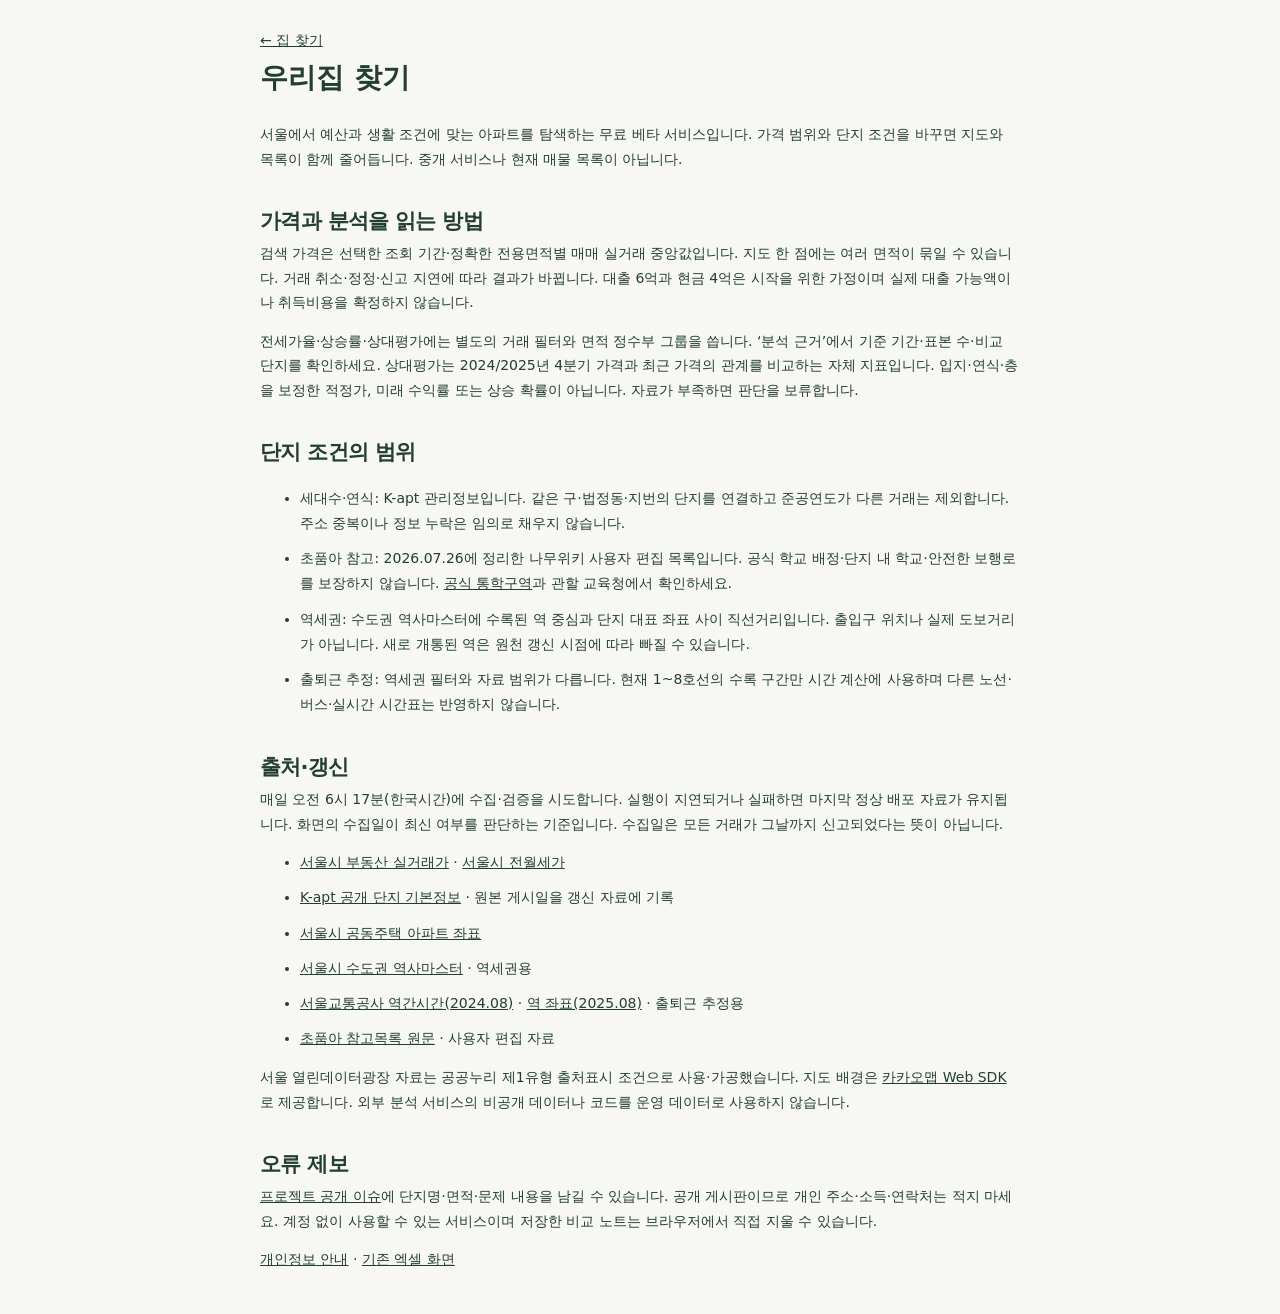
<file: about.html>
<!doctype html><html lang="ko"><head><meta charset="utf-8"><meta name="viewport" content="width=device-width, initial-scale=1"><title>서비스 소개·자료 출처 · 우리집 찾기</title><link rel="stylesheet" href="buyer.css"></head><body><main class="legal-page"><a href="/buy.html">← 집 찾기</a><h1>우리집 찾기</h1><p>서울에서 예산과 생활 조건에 맞는 아파트를 탐색하는 무료 베타 서비스입니다. 가격 범위와 단지 조건을 바꾸면 지도와 목록이 함께 줄어듭니다. 중개 서비스나 현재 매물 목록이 아닙니다.</p>
<h2>가격과 분석을 읽는 방법</h2><p>검색 가격은 선택한 조회 기간·정확한 전용면적별 매매 실거래 중앙값입니다. 지도 한 점에는 여러 면적이 묶일 수 있습니다. 거래 취소·정정·신고 지연에 따라 결과가 바뀝니다. 대출 6억과 현금 4억은 시작을 위한 가정이며 실제 대출 가능액이나 취득비용을 확정하지 않습니다.</p><p>전세가율·상승률·상대평가에는 별도의 거래 필터와 면적 정수부 그룹을 씁니다. ‘분석 근거’에서 기준 기간·표본 수·비교 단지를 확인하세요. 상대평가는 2024/2025년 4분기 가격과 최근 가격의 관계를 비교하는 자체 지표입니다. 입지·연식·층을 보정한 적정가, 미래 수익률 또는 상승 확률이 아닙니다. 자료가 부족하면 판단을 보류합니다.</p>
<h2>단지 조건의 범위</h2><ul><li>세대수·연식: K-apt 관리정보입니다. 같은 구·법정동·지번의 단지를 연결하고 준공연도가 다른 거래는 제외합니다. 주소 중복이나 정보 누락은 임의로 채우지 않습니다.</li><li>초품아 참고: 2026.07.26에 정리한 나무위키 사용자 편집 목록입니다. 공식 학교 배정·단지 내 학교·안전한 보행로를 보장하지 않습니다. <a href="https://schoolzone.emac.kr/">공식 통학구역</a>과 관할 교육청에서 확인하세요.</li><li>역세권: 수도권 역사마스터에 수록된 역 중심과 단지 대표 좌표 사이 직선거리입니다. 출입구 위치나 실제 도보거리가 아닙니다. 새로 개통된 역은 원천 갱신 시점에 따라 빠질 수 있습니다.</li><li>출퇴근 추정: 역세권 필터와 자료 범위가 다릅니다. 현재 1~8호선의 수록 구간만 시간 계산에 사용하며 다른 노선·버스·실시간 시간표는 반영하지 않습니다.</li></ul>
<h2>출처·갱신</h2><p>매일 오전 6시 17분(한국시간)에 수집·검증을 시도합니다. 실행이 지연되거나 실패하면 마지막 정상 배포 자료가 유지됩니다. 화면의 수집일이 최신 여부를 판단하는 기준입니다. 수집일은 모든 거래가 그날까지 신고되었다는 뜻이 아닙니다.</p><ul><li><a href="https://data.seoul.go.kr/dataList/OA-21275/S/1/datasetView.do">서울시 부동산 실거래가</a> · <a href="https://data.seoul.go.kr/dataList/OA-21276/S/1/datasetView.do">서울시 전월세가</a></li><li><a href="https://www.k-apt.go.kr/web/board/webReference/boardList.do">K-apt 공개 단지 기본정보</a> · 원본 게시일을 갱신 자료에 기록</li><li><a href="https://data.seoul.go.kr/dataList/OA-15818/A/1/datasetView.do">서울시 공동주택 아파트 좌표</a></li><li><a href="https://data.seoul.go.kr/dataList/OA-21232/A/1/datasetView.do">서울시 수도권 역사마스터</a> · 역세권용</li><li><a href="https://data.seoul.go.kr/dataList/OA-12034/F/1/datasetView.do">서울교통공사 역간시간(2024.08)</a> · <a href="https://data.seoul.go.kr/dataList/OA-22534/L/1/datasetView.do">역 좌표(2025.08)</a> · 출퇴근 추정용</li><li><a href="https://namu.wiki/w/%EC%B4%88%ED%92%88%EC%95%84">초품아 참고목록 원문</a> · 사용자 편집 자료</li></ul><p>서울 열린데이터광장 자료는 공공누리 제1유형 출처표시 조건으로 사용·가공했습니다. 지도 배경은 <a href="https://apis.map.kakao.com/web/">카카오맵 Web SDK</a>로 제공합니다. 외부 분석 서비스의 비공개 데이터나 코드를 운영 데이터로 사용하지 않습니다.</p>
<h2>오류 제보</h2><p><a href="https://github.com/uhdh/autumation1/issues/new">프로젝트 공개 이슈</a>에 단지명·면적·문제 내용을 남길 수 있습니다. 공개 게시판이므로 개인 주소·소득·연락처는 적지 마세요. 계정 없이 사용할 수 있는 서비스이며 저장한 비교 노트는 브라우저에서 직접 지울 수 있습니다.</p><p><a href="privacy.html">개인정보 안내</a> · <a href="/excel.html">기존 엑셀 화면</a></p></main></body></html>
</file>
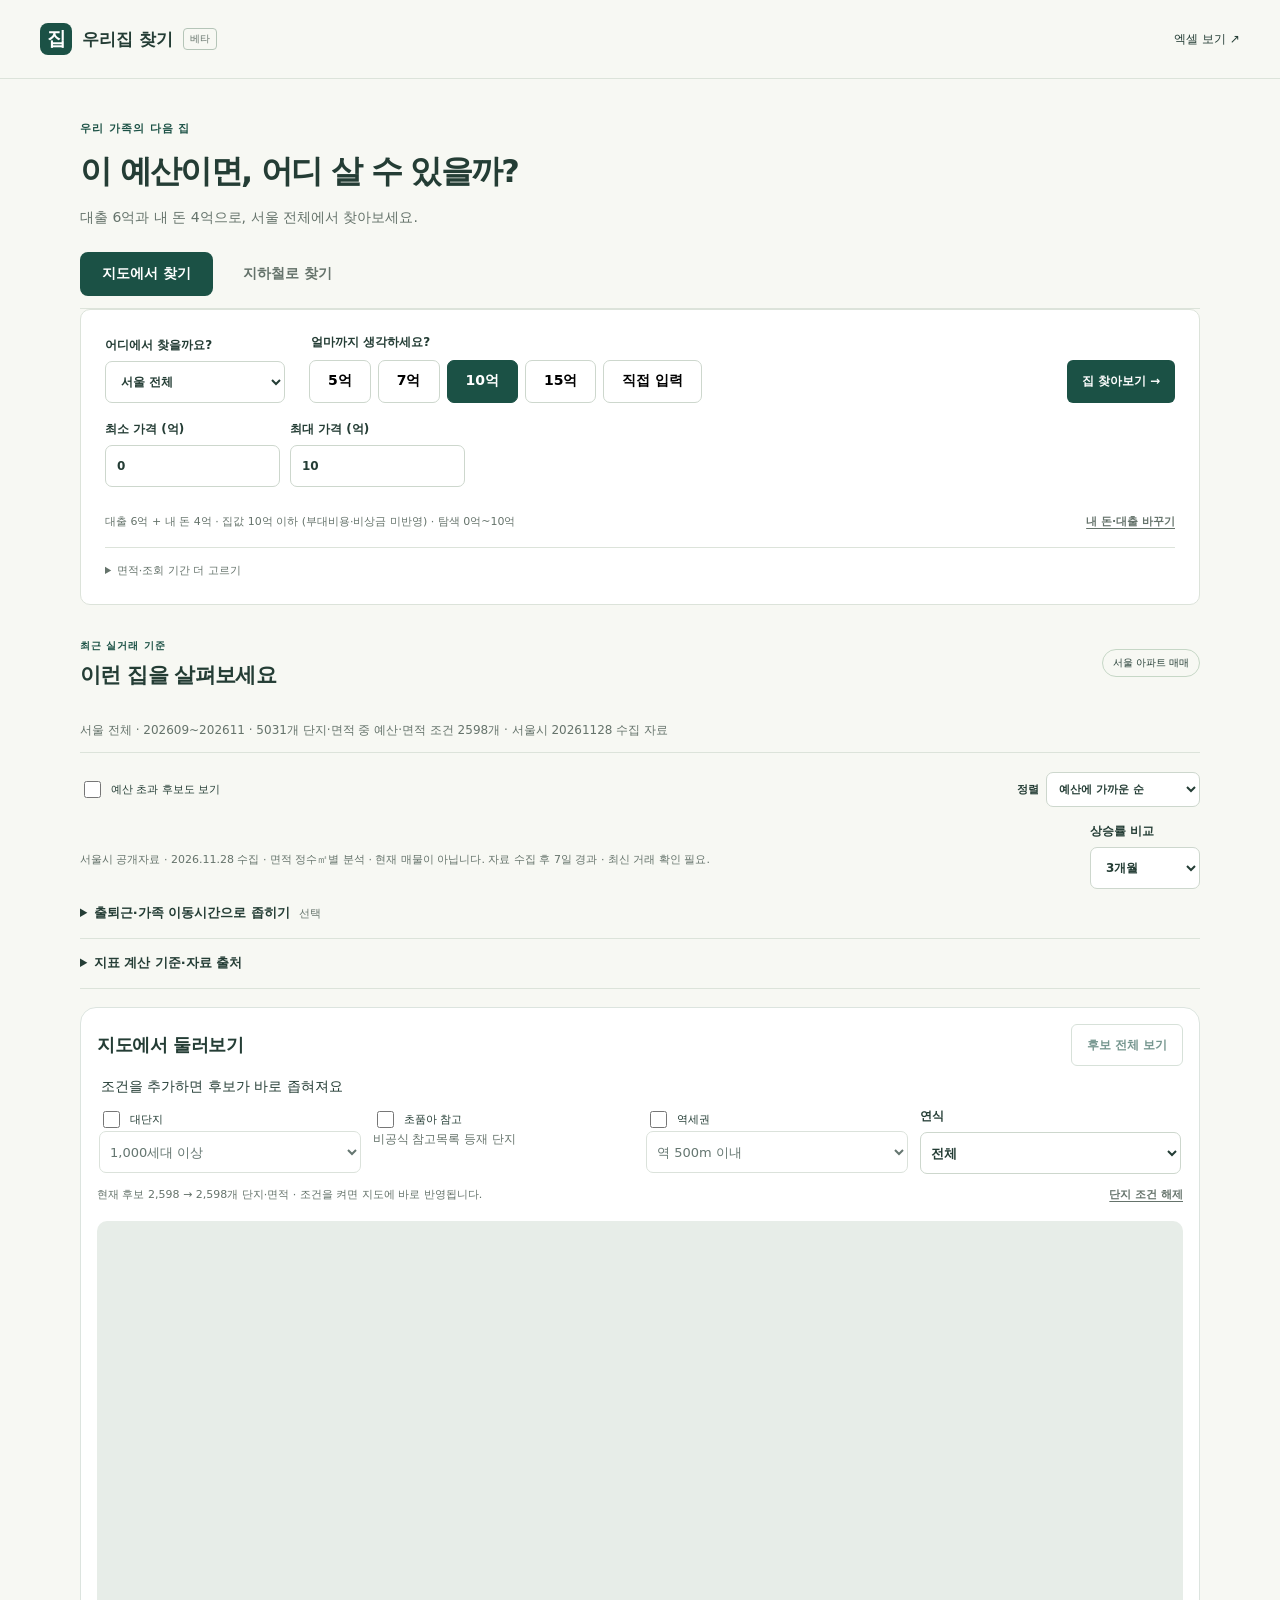
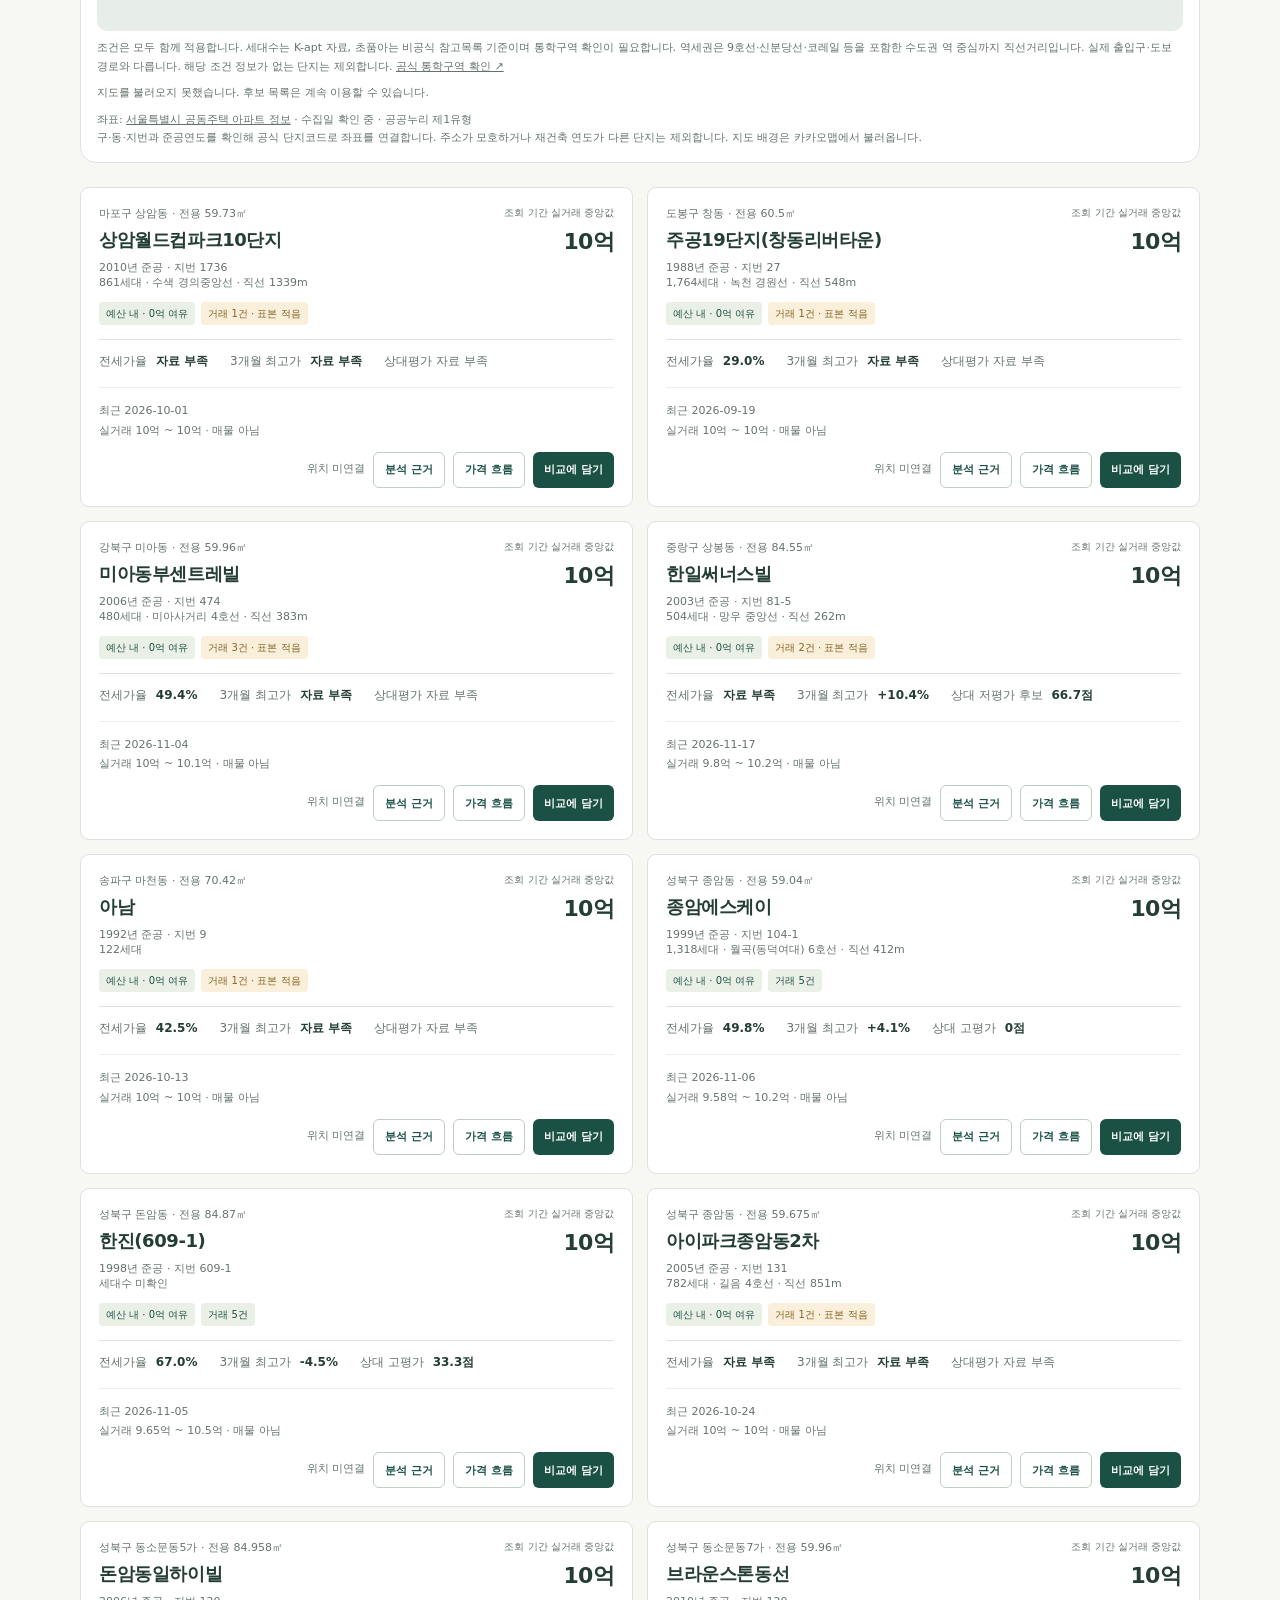
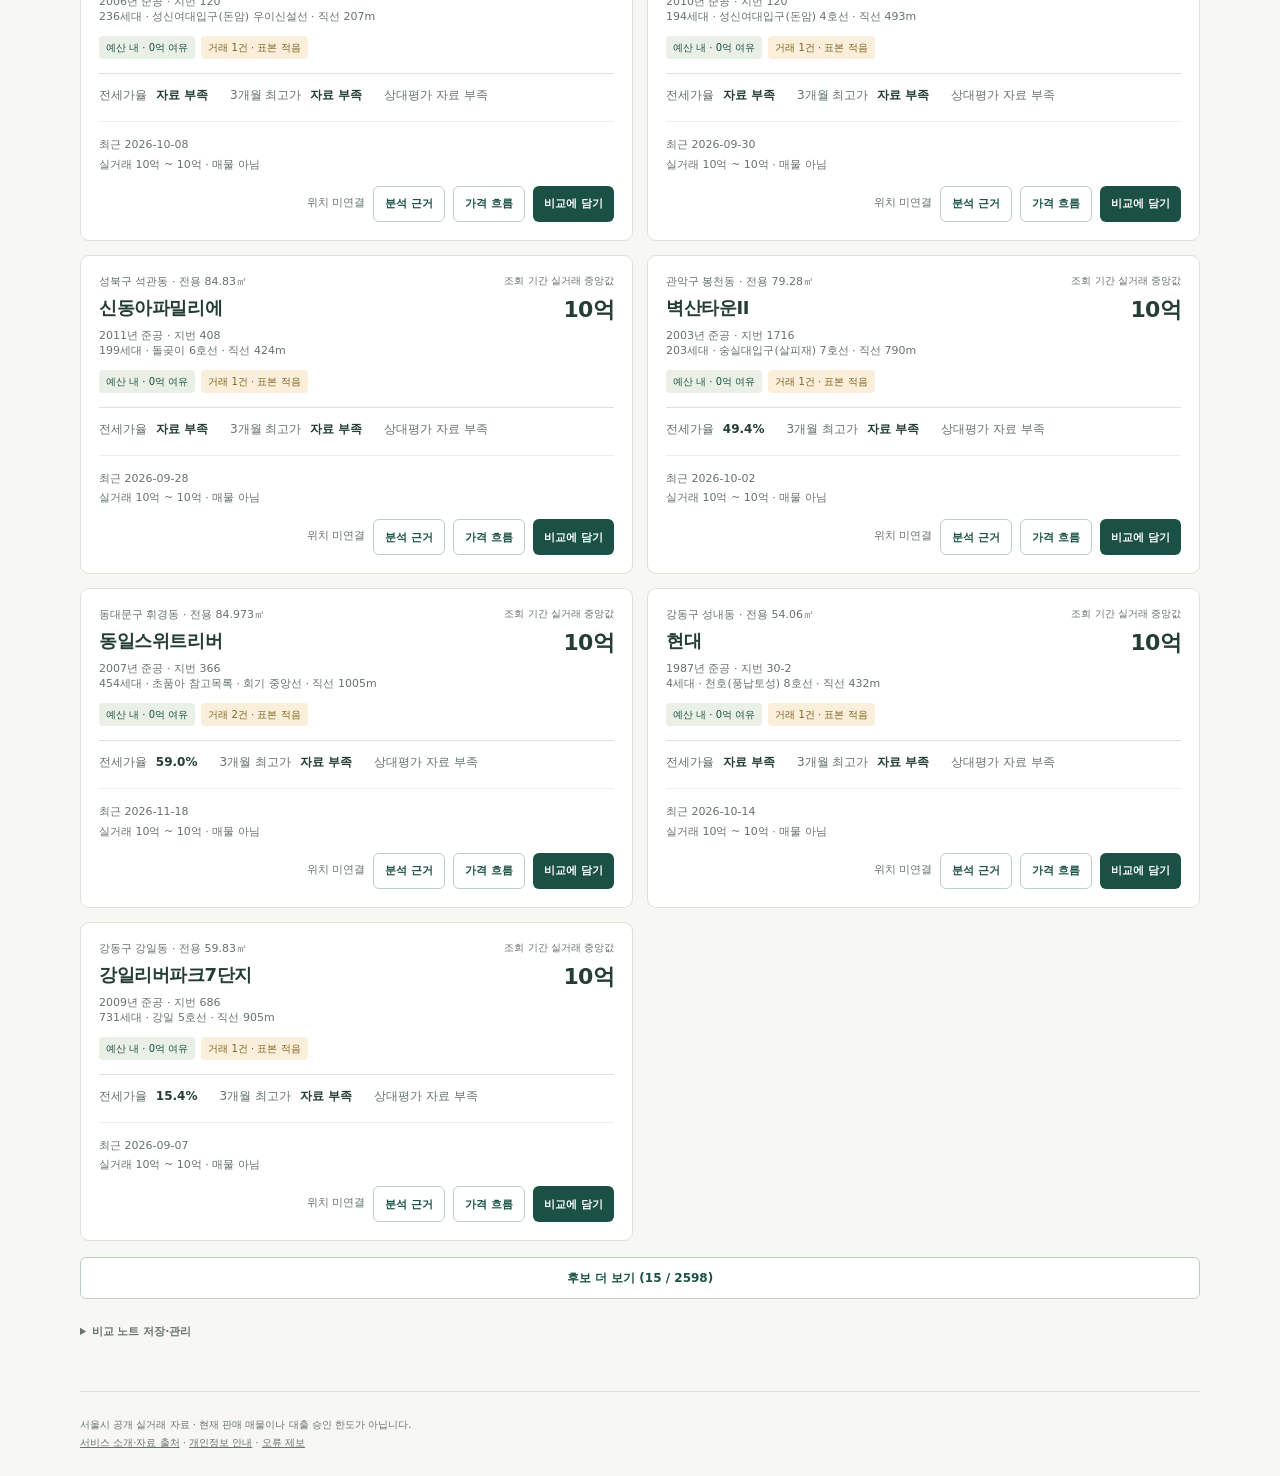
<file: buy.html>
<!doctype html>
<html lang="ko">
<head>
  <meta charset="utf-8"><meta name="viewport" content="width=device-width, initial-scale=1">
  <meta name="description" content="예산과 가족의 생활 동선을 함께 비교하는 서울 아파트 구매 노트">
  <title>우리집 찾기 · 엑셀아파트</title>
  <link rel="icon" href="data:image/svg+xml,%3Csvg xmlns='http://www.w3.org/2000/svg' viewBox='0 0 32 32'%3E%3Crect width='32' height='32' rx='8' fill='%231b5145'/%3E%3Ctext x='7' y='23' fill='white' font-size='23'%3E집%3C/text%3E%3C/svg%3E">
  <link rel="stylesheet" href="buyer.css">
  <script type="module" src="buyer.js"></script>
</head>
<body>
<a class="skip" href="#main">본문 바로가기</a>
<header class="site-header"><a class="brand" href="buy.html"><span class="brand-mark">집</span> 우리집 찾기 <span class="beta">베타</span></a><a href="/excel.html">엑셀 보기 ↗</a></header>
<main id="main">
  <section class="intro"><p class="eyebrow">우리 가족의 다음 집</p><h1>이 예산이면, 어디 살 수 있을까?</h1><p>대출 6억과 내 돈 4억으로, 서울 전체에서 찾아보세요.</p></section>
  <a class="compare-shortcut" id="compare-shortcut" href="#comparison" hidden>담아둔 집 비교 <span id="compare-count">0/3</span> ↓</a>
  <div class="explore-tabs" role="tablist" aria-label="집 찾는 방식">
    <button id="tab-map" type="button" role="tab" aria-selected="true" aria-controls="map-view">지도에서 찾기</button>
    <button id="tab-subway" type="button" role="tab" aria-selected="false" aria-controls="subway-panel" tabindex="-1">지하철로 찾기</button>
  </div>
  <div class="workspace">
  <aside id="conditions" class="conditions">
    <form id="profile-form">
      <div class="quick-search">
        <label class="quick-region">어디에서 찾을까요?<select name="district" id="district" required><option value="">지역 불러오는 중</option></select></label>
        <fieldset class="quick-budget"><legend>얼마까지 생각하세요?</legend><div class="budget-chips">
          <button type="button" data-budget="50000" aria-pressed="false">5억</button><button type="button" data-budget="70000" aria-pressed="false">7억</button><button type="button" data-budget="100000" aria-pressed="false">10억</button><button type="button" data-budget="150000" aria-pressed="false">15억</button><button type="button" id="custom-budget" aria-expanded="false" aria-controls="direct-fields">직접 입력</button>
        </div></fieldset>
        <button class="primary" id="search-button" type="submit">집 찾아보기 →</button>
      </div>
      <div id="direct-fields" class="field-pair"><label>최소 가격 (억)<input name="priceMinEok" value="0" type="number" min="0" max="1000" step="0.01" required></label><label>최대 가격 (억)<input name="budgetEok" value="10" type="number" min="0.01" max="1000" step="0.01" required></label><input name="budget" value="100000" type="hidden"></div>
      <p id="price-range-error" class="hint negative" role="status"></p>

      <div class="quick-foot"><p id="quick-summary">지역과 예산을 고르면 바로 살펴볼 수 있어요.</p><button type="button" class="text-button" data-open="finance-dialog">내 돈·대출 바꾸기</button></div>
      <details class="extra-filters"><summary>면적·조회 기간 더 고르기</summary><div class="details-body filter-fields"><label>거래 조회 기간<select name="period"><option value="3" selected>최근 3개월</option><option value="6">최근 6개월</option><option value="12">최근 12개월</option></select></label>      <div class="field-pair"><label>전용면적 최소 (㎡)<input name="areaMin" type="number" min="0" max="500" step="0.01" placeholder="제한 없음"></label><label>전용면적 최대 (㎡)<input name="areaMax" type="number" min="0" max="500" step="0.01" placeholder="제한 없음"></label></div></div></details>
      <dialog id="finance-dialog" aria-labelledby="finance-title"><div class="section-heading"><h2 id="finance-title">내 예산 계산해보기</h2><button type="button" class="secondary" data-close="finance-dialog">완료</button></div><p class="hint">필요할 때만 입력하세요. 금액 단위는 만원입니다.</p>
      <label>예산 설정 방식<select name="mode" id="budget-mode"><option value="direct">집값 상한 직접 입력</option><option value="funds" selected>가용 자금으로 계산</option></select></label>
      <div id="funds-fields" hidden>
        <label>구매에 쓸 현금<input name="cash" value="40000" type="number" min="0" max="10000000" placeholder="반환 보증금 등은 한 번만 합산"></label>
        <label>예상 대출 한도<input name="loan" value="60000" type="number" min="0" max="10000000" placeholder="대출을 쓰지 않으면 0"></label>
        <div class="field-pair"><label>남겨둘 비상금<input name="reserve" value="0" type="number" min="0" max="10000000" placeholder="예: 3000"></label><label>예상 부대비용<input name="costs" value="0" type="number" min="0" max="10000000" placeholder="취득·중개·이사"></label></div>
        <p class="hint">기본값은 대출 6억·현금 4억의 탐색 가정입니다. 대출 가능액은 별도로 확인하고, 취득·중개·이사비와 비상금도 필요할 때 반영하세요.</p>
      </div>
      <div class="budget-summary"><span>집값 기준 예산</span><strong id="budget-value">입력 전</strong><small id="budget-explanation">내 조건을 넣으면 계산됩니다.</small></div>
      <details id="monthly-settings"><summary>월 상환 부담도 비교하기 <span>선택</span></summary><div class="details-body">
        <p class="hint">가용 자금 방식에서 원리금균등 상환을 가정합니다. 관리비·보유세·보험은 포함하지 않습니다.</p>
        <div class="field-pair"><label>예상 연 금리 (%)<input name="rate" type="number" min="0" max="30" step="0.01" placeholder="예: 4"></label><label>상환 기간 (년)<input name="years" type="number" min="1" max="50" placeholder="예: 30"></label></div>
        <label>기존 대출 월 상환액 (만원)<input name="existing" type="number" min="0" max="100000" placeholder="기존 대출이 없으면 0"></label>
        <label>감당할 월 상환 상한 (만원)<input name="monthlyCap" type="number" min="0" max="100000" placeholder="예: 250"></label>
      </div></details>
      </dialog>
      <dialog id="places-dialog" aria-labelledby="places-title"><div class="section-heading"><h2 id="places-title">중요한 장소 추가하기</h2><button type="button" class="secondary" data-close="places-dialog">완료</button></div>
      <div class="details-body"><p id="places-count" class="hint"></p><p class="hint">주소 대신 역·건물명을 적어도 됩니다. 후보별 실제 이동시간은 비교 화면에서 직접 입력합니다.</p><div id="destinations"></div></div>      </dialog>
    </form>

  </aside>
  <div class="content">
    <section id="results" aria-labelledby="results-heading">
      <div class="section-heading"><div><p class="eyebrow">최근 실거래 기준</p><h2 id="results-heading">이런 집을 살펴보세요</h2></div><span class="live-label">서울 아파트 매매</span></div>
      <div id="search-status" class="status" role="status">과거 실거래 기준이며, 현재 판매 중인 매물은 아닙니다.</div>
      <div class="result-tools" id="result-tools" hidden><label class="checkbox"><input type="checkbox" id="include-over"> 예산 초과 후보도 보기</label><label>정렬<select id="sort"><option value="fit">예산에 가까운 순</option><option value="price">가격 낮은 순</option><option value="recent">최근 거래 순</option><option value="count">거래 많은 순</option><option value="jeonse">전세가율 높은 순</option><option value="growth">최고가 상승률 순</option><option value="value">상대 저평가 점수 순</option><option value="commute">출퇴근 짧은 순</option></select></label></div>
      <div class="analysis-controls"><p class="hint" id="analysis-status">서울시 공개 거래 자료를 불러옵니다.</p><label>상승률 비교<select id="growth-interval"><option value="3">3개월</option><option value="6">6개월</option><option value="9">9개월</option><option value="12">12개월</option></select></label></div>
      <details class="commute-settings"><summary>출퇴근·가족 이동시간으로 좁히기 <span>선택</span></summary>
        <p id="commute-status" class="hint">철도 자료를 불러오는 중입니다.</p>
        <fieldset id="commute-controls" disabled><legend class="hint">목적지 가까운 역 · 입력 내용은 이 화면에서만 사용</legend><div id="station-fields"></div>
          <details><summary>예상 시간 계산 조건</summary><div class="route-assumptions"><label>환승 1회당 (분)<input id="transfer-minutes" required type="number" min="1" max="20" value="5"></label><label>대기·목적지역 도보 여유 (분)<input id="route-extra" required type="number" min="0" max="60" value="10"></label><label>직선거리 우회계수<input id="walk-factor" required type="number" min="1" max="3" step="0.1" value="1.3"></label></div></details>
        </fieldset>
        <p class="hint">1~8호선 일부 구간 기준 추정입니다. 9호선·신분당선·코레일·버스는 미포함. 역간시간 2024.08, 좌표 2025.08 자료로 실시간 길찾기와 다릅니다.</p>
      </details>
      <details class="metric-method"><summary>지표 계산 기준·자료 출처</summary><p>매매 지표는 중개거래·5층 이상만 사용합니다. 전세가율은 최근 6개월 중 공통 거래 월의 평균 전세금/평균 매매가입니다. 전세는 월세 0인 신고자료이며 갱신계약을 포함합니다. 원본에 취소 식별 필드가 없어 전세의 취소 여부는 별도 검증하지 못했습니다.</p><p>상승률은 완료된 3개월 구간의 최고가를 비교하며 양쪽 각각 2건 이상이어야 합니다. 상대평가는 2024년 또는 2025년 4분기 기준 자체 비교로, 2020~2022년 전고점 분석이 아닙니다. 세대수 제한 없이 서울 동일 지번·단지명·면적 정수㎡로 집계합니다. 자료 부족은 0%·0점으로 대체하지 않습니다.</p><p>출처: <a href="https://data.seoul.go.kr/dataList/OA-21275/S/1/datasetView.do">서울시 매매</a> · <a href="https://data.seoul.go.kr/dataList/OA-21276/S/1/datasetView.do">서울시 전월세</a> · <a href="https://data.seoul.go.kr/dataList/OA-12034/F/1/datasetView.do">서울교통공사 역간시간</a> · <a href="https://data.seoul.go.kr/dataList/OA-22534/L/1/datasetView.do">역 좌표</a> · 공공누리 제1유형 출처표시</p></details>
      <section id="map-panel" class="map-panel" aria-label="후보 아파트 지도">
        <div class="section-heading"><h3 id="explore-heading">지도에서 둘러보기</h3><button type="button" id="map-fit" class="secondary">후보 전체 보기</button></div>
        <fieldset id="property-controls" disabled><legend>조건을 추가하면 후보가 바로 좁혀져요</legend><div class="property-grid">
          <div><label class="checkbox"><input id="filter-large" type="checkbox">대단지</label><select id="filter-households" aria-label="최소 세대수" disabled><option value="500">500세대 이상</option><option value="1000" selected>1,000세대 이상</option><option value="1500">1,500세대 이상</option><option value="2000">2,000세대 이상</option></select></div>
          <div><label class="checkbox"><input id="filter-school" type="checkbox">초품아 참고</label><small>비공식 참고목록 등재 단지</small></div>
          <div><label class="checkbox"><input id="filter-station" type="checkbox">역세권</label><select id="filter-station-m" aria-label="역까지 직선거리" disabled><option value="300">역 300m 이내</option><option value="500" selected>역 500m 이내</option><option value="800">역 800m 이내</option><option value="1000">역 1km 이내</option></select></div>
          <label>연식<select id="filter-age"><option value="">전체</option><option value="5">5년 이내</option><option value="10">10년 이내</option><option value="15">15년 이내</option><option value="20">20년 이내</option><option value="30">30년 이내</option></select></label>
        </div></fieldset>
        <div class="property-footer"><p id="property-summary" class="hint" role="status">단지 조건 자료를 불러오는 중입니다.</p><button type="button" id="reset-property-filters" class="text-button" disabled>단지 조건 해제</button></div><div id="active-property-filters"></div>
        <div id="map-view" role="tabpanel" aria-labelledby="tab-map">
        <div id="candidate-map" aria-label="서울 아파트 위치 지도"></div>
        <p class="hint">조건은 모두 함께 적용합니다. 세대수는 K-apt 자료, 초품아는 비공식 참고목록 기준이며 통학구역 확인이 필요합니다. 역세권은 9호선·신분당선·코레일 등을 포함한 수도권 역 중심까지 직선거리입니다. 실제 출입구·도보 경로와 다릅니다. 해당 조건 정보가 없는 단지는 제외합니다. <a href="https://schoolzone.emac.kr/">공식 통학구역 확인 ↗</a></p>
        <p id="map-status" class="hint" role="status">지도를 불러오는 중입니다.</p>
        <p id="map-error" class="hint" hidden>배경 지도를 불러오지 못했습니다. 연결을 확인하거나 후보 목록을 이용하세요.</p>
        <p class="map-source">좌표: <a href="https://data.seoul.go.kr/dataList/OA-15818/A/1/datasetView.do" target="_blank" rel="noopener">서울특별시 공동주택 아파트 정보</a> · <span id="place-date">수집일 확인 중</span> · 공공누리 제1유형<br>구·동·지번과 준공연도를 확인해 공식 단지코드로 좌표를 연결합니다. 주소가 모호하거나 재건축 연도가 다른 단지는 제외합니다. 지도 배경은 카카오맵에서 불러옵니다.</p>
        </div>
        <section id="subway-panel" role="tabpanel" aria-labelledby="tab-subway" hidden>
          <p class="subway-intro">어느 역 가까이 살고 싶나요?</p>
          <p class="hint">노선과 역을 고르면 지금 예산·조건에 맞는 주변 아파트를 보여드려요.</p>
          <fieldset id="subway-controls" disabled>
            <legend class="sr-only">지하철역 탐색 조건</legend>
            <div class="subway-fields">
              <label>역 이름 검색<input id="subway-search" type="search" placeholder="강남, ㄱㄴ으로 검색" autocomplete="off"></label>
              <label>역 주변 범위<select id="subway-radius"><option value="300">직선 300m</option><option value="500" selected>직선 500m</option><option value="800">직선 800m</option><option value="1000">직선 1km</option></select></label>
            </div>
            <div id="subway-lines" class="subway-lines" aria-label="노선 선택"></div>
          </fieldset>
          <p id="subway-status" class="hint" role="status">역 정보를 불러오는 중입니다.</p>
          <button id="subway-clear" class="text-button" type="button" hidden>역 선택 해제</button>
          <div id="subway-stations" class="subway-stations"></div>
          <button id="subway-more" type="button" class="secondary full" hidden>역 더 보기</button>
          <p class="hint">역 중심까지의 직선거리이며 실제 출입구·도보 시간과 다릅니다. 가격은 현재 조건에 맞는 단지·면적별 실거래 중앙값 중 최솟값입니다. 같은 아파트가 여러 역에 포함될 수 있습니다. 거래 자료는 서울 아파트에 한정됩니다.</p>
        </section>
      </section>
      <div id="candidate-list"><div class="empty-state"><h3>예산 버튼 하나로 시작해보세요.</h3><p>복잡한 대출 정보나 주소는 지금 필요 없어요.</p></div></div>
      <button type="button" id="more-results" class="secondary full" hidden>후보 더 보기</button>
    </section>
    <section id="comparison" class="comparison" hidden aria-labelledby="comparison-heading">
      <div class="section-heading"><div><p class="eyebrow">마음에 드는 집끼리</p><h2 id="comparison-heading">어떤 집이 더 잘 맞을까요?</h2></div></div>
      <p class="section-description">후보를 최대 3개 담아 집값과 각자의 이동 부담을 비교하세요. 서로 다른 지역의 후보도 담을 수 있습니다.</p>
      <div class="comparison-tools"><button type="button" class="secondary" data-open="places-dialog">+ 출퇴근·가족 동선 추가</button><button type="button" class="secondary" data-open="finance-dialog">대출 부담 계산</button></div>
      <div id="compare-list" class="compare-grid"><div class="compare-empty">후보에서 ‘비교에 담기’를 누르면 이곳에 표시됩니다.</div></div>

    </section>
      <details class="save-options"><summary>비교 노트 저장·관리</summary>    <div class="privacy"><label class="checkbox"><input id="remember" type="checkbox"> 이 기기에 내 조건·비교 노트 저장</label><p class="hint" id="storage-status">기본은 임시 보관입니다. 새로고침하면 사라집니다.</p><button type="button" class="text-button" id="reset">내 입력 전체 지우기</button></div></details>
  </div>
  </div>
  <footer>서울시 공개 실거래 자료 · 현재 판매 매물이나 대출 승인 한도가 아닙니다.<br><a href="about.html">서비스 소개·자료 출처</a> · <a href="privacy.html">개인정보 안내</a> · <a href="https://github.com/uhdh/autumation1/issues/new">오류 제보</a></footer>
</main>
<dialog id="analysis-dialog" aria-labelledby="analysis-title"><div class="section-heading"><h2 id="analysis-title">분석 근거</h2><button type="button" id="close-analysis" class="secondary">닫기</button></div><div id="analysis-content"></div></dialog>
<dialog id="trade-dialog"><div class="section-heading"><h2 id="trade-title">거래 내역</h2><button type="button" class="secondary" id="close-trades">닫기</button></div><div id="trade-content"></div></dialog>
<div id="toast" role="status" class="toast" hidden></div>
</body>
</html>
</file>
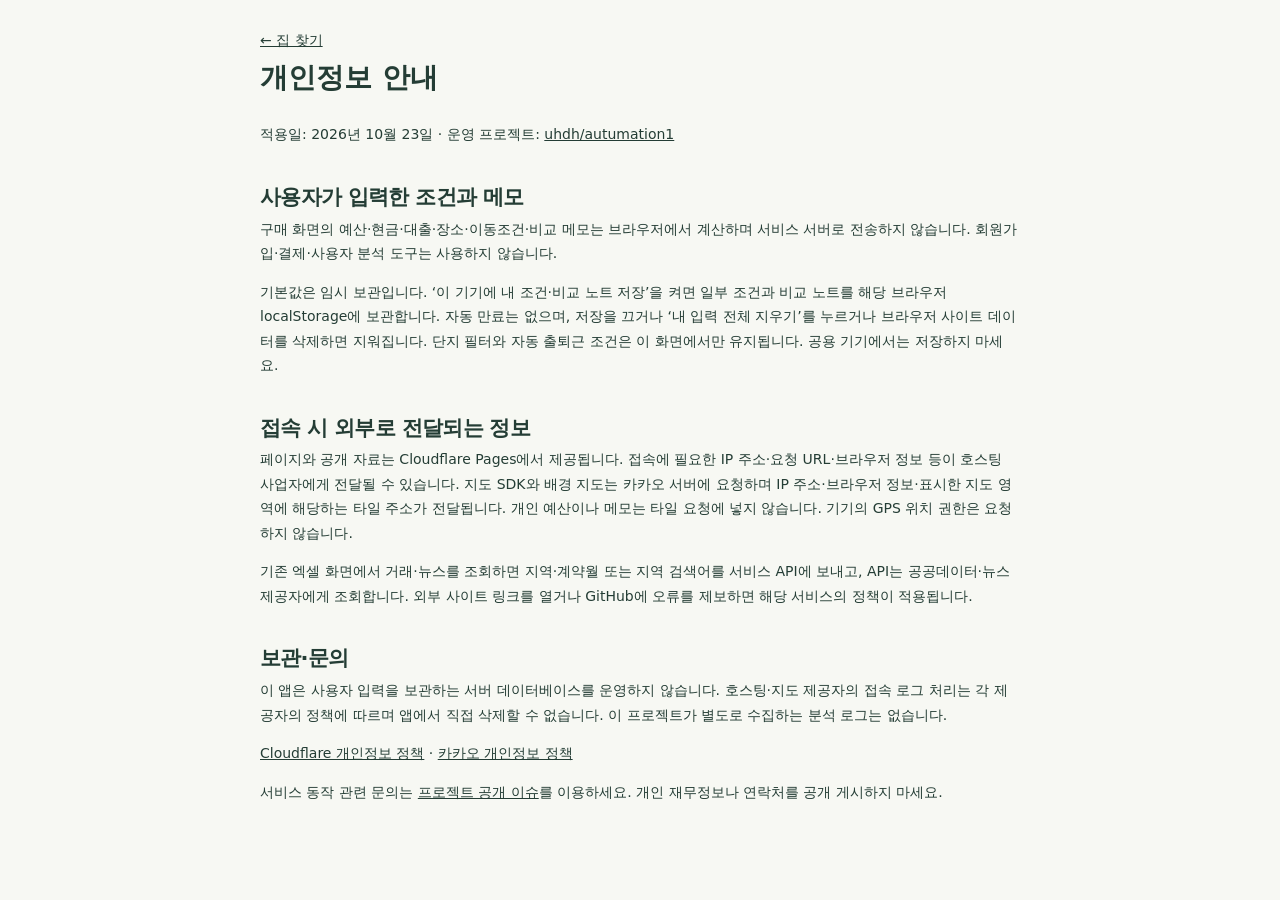
<file: privacy.html>
<!doctype html><html lang="ko"><head><meta charset="utf-8"><meta name="viewport" content="width=device-width, initial-scale=1"><title>개인정보 안내 · 우리집 찾기</title><link rel="stylesheet" href="buyer.css"></head><body><main class="legal-page"><a href="/buy.html">← 집 찾기</a><h1>개인정보 안내</h1><p>적용일: 2026년 10월 23일 · 운영 프로젝트: <a href="https://github.com/uhdh/autumation1">uhdh/autumation1</a></p><h2>사용자가 입력한 조건과 메모</h2><p>구매 화면의 예산·현금·대출·장소·이동조건·비교 메모는 브라우저에서 계산하며 서비스 서버로 전송하지 않습니다. 회원가입·결제·사용자 분석 도구는 사용하지 않습니다.</p><p>기본값은 임시 보관입니다. ‘이 기기에 내 조건·비교 노트 저장’을 켜면 일부 조건과 비교 노트를 해당 브라우저 localStorage에 보관합니다. 자동 만료는 없으며, 저장을 끄거나 ‘내 입력 전체 지우기’를 누르거나 브라우저 사이트 데이터를 삭제하면 지워집니다. 단지 필터와 자동 출퇴근 조건은 이 화면에서만 유지됩니다. 공용 기기에서는 저장하지 마세요.</p><h2>접속 시 외부로 전달되는 정보</h2><p>페이지와 공개 자료는 Cloudflare Pages에서 제공됩니다. 접속에 필요한 IP 주소·요청 URL·브라우저 정보 등이 호스팅 사업자에게 전달될 수 있습니다. 지도 SDK와 배경 지도는 카카오 서버에 요청하며 IP 주소·브라우저 정보·표시한 지도 영역에 해당하는 타일 주소가 전달됩니다. 개인 예산이나 메모는 타일 요청에 넣지 않습니다. 기기의 GPS 위치 권한은 요청하지 않습니다.</p><p>기존 엑셀 화면에서 거래·뉴스를 조회하면 지역·계약월 또는 지역 검색어를 서비스 API에 보내고, API는 공공데이터·뉴스 제공자에게 조회합니다. 외부 사이트 링크를 열거나 GitHub에 오류를 제보하면 해당 서비스의 정책이 적용됩니다.</p><h2>보관·문의</h2><p>이 앱은 사용자 입력을 보관하는 서버 데이터베이스를 운영하지 않습니다. 호스팅·지도 제공자의 접속 로그 처리는 각 제공자의 정책에 따르며 앱에서 직접 삭제할 수 없습니다. 이 프로젝트가 별도로 수집하는 분석 로그는 없습니다.</p><p><a href="https://www.cloudflare.com/privacypolicy/">Cloudflare 개인정보 정책</a> · <a href="https://business.kakao.com/policy/privacy/">카카오 개인정보 정책</a></p><p>서비스 동작 관련 문의는 <a href="https://github.com/uhdh/autumation1/issues/new">프로젝트 공개 이슈</a>를 이용하세요. 개인 재무정보나 연락처를 공개 게시하지 마세요.</p></main></body></html>
</file>
<file: buyer.css>
:root{color-scheme:light;--ink:#243d35;--green:#1b5145;--muted:#65736b;--line:#dce3da;--paper:#f7f8f3;--pale:#eaf0e5;--red:#9a4233;--gold:#856221;font-family:"Malgun Gothic","Apple SD Gothic Neo",system-ui,sans-serif;color:var(--ink);background:var(--paper);font-size:14px}
*{box-sizing:border-box}body{margin:0}a{color:inherit}button,input,select,textarea{font:inherit}button,a,input,select,summary,textarea{-webkit-tap-highlight-color:transparent}button,summary{cursor:pointer}button:disabled{cursor:wait;opacity:.6}button{border:0}button:focus-visible,a:focus-visible,input:focus-visible,select:focus-visible,summary:focus-visible,textarea:focus-visible{outline:3px solid #bb8f38;outline-offset:3px}input,select,textarea{width:100%;min-width:0;border:1px solid #cdd7cd;border-radius:7px;padding:10px 11px;background:#fff;color:var(--ink);min-height:42px}input::placeholder,textarea::placeholder{color:#7c847e;font-size:12px}textarea{resize:vertical;min-height:75px}input[type=checkbox]{width:17px;height:17px;min-height:0;accent-color:var(--green);flex:none}label{display:grid;gap:7px;font-size:12px;font-weight:600}p{line-height:1.75}h1,h2,h3,p{margin-top:0}h2{font-size:21px;letter-spacing:-.7px;margin-bottom:0}h3{font-size:18px;letter-spacing:-.4px}small{font-size:12px}button{font-weight:600}[hidden]{display:none!important}.skip{position:absolute;top:-100px}.skip:focus{top:10px;left:10px;z-index:10;background:white;padding:15px}.site-header{max-width:1440px;margin:auto;padding:23px 40px;display:flex;align-items:center;justify-content:space-between;border-bottom:1px solid var(--line)}.site-header>a{text-decoration:none;font-size:12px}.site-header .brand{display:flex;gap:10px;align-items:center;font-size:17px;font-weight:700}.brand-mark{display:grid;place-items:center;width:32px;height:32px;background:var(--green);color:white;border-radius:8px;font-size:19px}.beta{font-size:10px;font-weight:500;border:1px solid #b5c5b8;padding:3px 6px;border-radius:4px;color:var(--muted)}main{max-width:1440px;margin:auto;padding:0 40px}.intro{padding:46px 0 29px;display:grid;grid-template-columns:1.2fr 1fr;column-gap:50px}.intro .eyebrow{grid-column:1/-1}.eyebrow{font-size:11px;letter-spacing:1px;font-weight:700;color:var(--green);margin-bottom:12px}.intro h1{font-size:37px;line-height:1.35;letter-spacing:-1.7px;font-weight:650;margin-bottom:12px}.intro>p:last-child{align-self:end;margin-bottom:16px;color:var(--muted);font-size:14px}.steps{display:flex;border-bottom:1px solid var(--line);gap:35px;padding:12px 0 20px}.steps a{text-decoration:none;font-size:12px;display:flex;align-items:center;gap:9px}.steps b{color:var(--green);font-size:11px}.steps span{background:var(--pale);padding:3px 7px;border-radius:12px;font-size:11px}.workspace{display:grid;grid-template-columns:300px minmax(0,1fr);gap:36px;padding-top:30px}.conditions{background:white;border:1px solid var(--line);border-radius:10px;align-self:start;padding:21px;scroll-margin-top:15px}.conditions form>label,.conditions form>div,.conditions form>details{margin-bottom:18px}.conditions h2{font-size:17px}.conditions .section-heading{align-items:start;gap:7px;flex-direction:column;margin-bottom:22px}.muted{color:var(--muted);font-size:11px;font-weight:400}.hint{font-size:11px;line-height:1.7;color:var(--muted);margin:8px 0 0;font-weight:400}.field-pair{display:grid;grid-template-columns:1fr 1fr;gap:10px}.budget-summary{background:var(--pale);border-radius:7px;padding:17px;display:grid;gap:8px}.budget-summary span{font-size:11px}.budget-summary strong{font-size:27px;letter-spacing:-1px}.budget-summary small{line-height:1.5;color:var(--muted);font-size:10px}#funds-fields>label,#funds-fields>.field-pair{margin-bottom:13px}.details-body{padding-top:12px;display:grid;gap:13px}summary{font-size:12px;font-weight:600;line-height:1.6}summary span{font-size:10px;font-weight:400;color:var(--muted);margin-left:5px}.primary,.secondary{border-radius:6px;min-height:42px;padding:10px 15px;font-size:12px}.primary{background:var(--green);color:white}.primary:hover{background:#123c32}.secondary{background:white;border:1px solid #bdcec1;color:var(--green)}.secondary:hover{background:var(--pale)}.full{width:100%}.primary.full{display:flex;justify-content:space-between;gap:10px}.privacy{border-top:1px solid var(--line);margin-top:22px;padding-top:19px}.checkbox{display:flex;align-items:center;gap:7px;font-weight:400;font-size:11px}.text-button{padding:7px 0;background:transparent;color:var(--muted);text-decoration:underline;text-underline-offset:3px;font-size:11px;margin-top:6px}.destination{border-top:1px solid var(--line);padding:13px 0;display:grid;gap:10px}.destination>strong{font-size:12px}.destination input,.destination select{padding:8px;min-height:38px}.content{min-width:0}.section-heading{display:flex;justify-content:space-between;align-items:center;gap:15px;margin-bottom:19px}.section-heading .eyebrow{font-size:10px;margin-bottom:7px}.live-label{font-size:10px;border:1px solid #c6d7c6;border-radius:20px;padding:6px 10px;white-space:nowrap}.status{font-size:12px;color:var(--muted);line-height:1.7;margin:0 0 19px;padding:12px 0;border-bottom:1px solid var(--line)}.status.error{color:var(--red)}.empty-state{padding:43px 20px 50px;text-align:center;border:1px dashed #c4d1c4;border-radius:10px;background:#f1f4eb}.empty-number{font-size:48px;font-weight:300;color:#b1c4b0;display:block;margin-bottom:18px}.empty-state h3{font-size:20px}.empty-state p{color:var(--muted);font-size:12px}.empty-guide{display:flex;justify-content:center;gap:18px;margin-top:28px;font-size:11px}.empty-guide span+span:before{content:'→';margin-right:18px;color:#8f9d91}.result-tools{display:flex;justify-content:space-between;align-items:center;gap:12px;margin-bottom:16px}.result-tools>label:last-child{display:flex;align-items:center;white-space:nowrap;font-size:11px}.result-tools select{min-height:35px;padding:6px 24px 6px 8px;font-size:11px}.candidate{background:white;border:1px solid var(--line);border-radius:9px;margin-bottom:12px;padding:21px;display:grid;grid-template-columns:minmax(0,1fr) auto;gap:14px 20px}.candidate.selected{border-color:var(--green);box-shadow:inset 3px 0 var(--green)}.candidate h3{margin:7px 0 8px;font-size:18px;overflow-wrap:anywhere}.address{font-size:11px;color:var(--muted)}.candidate-price{text-align:right;white-space:nowrap}.candidate-price small{display:block;font-size:10px;color:var(--muted);margin-bottom:7px}.candidate-price strong{font-size:24px;letter-spacing:-.7px}.badges{display:flex;gap:6px;flex-wrap:wrap;margin-top:12px}.badge{font-size:10px;line-height:1.5;padding:4px 7px;background:var(--pale);border-radius:4px;color:var(--green)}.badge.warn{background:#f9efdb;color:var(--gold)}.badge.over{background:#f8e8e3;color:var(--red)}.candidate-bottom{grid-column:1/-1;display:flex;justify-content:space-between;align-items:center;gap:14px;border-top:1px solid #ecf0e8;padding-top:13px;margin-top:3px}.candidate-bottom p{font-size:11px;color:var(--muted);margin:0}.candidate-actions{display:flex;gap:8px;flex:none}.candidate-actions button{min-height:36px;padding:8px 11px;font-size:11px}.comparison{margin-top:45px;padding-top:26px;border-top:1px solid var(--line);scroll-margin-top:20px}.section-description{color:var(--muted);font-size:12px;margin:0 0 20px}.compare-grid{display:grid;grid-template-columns:repeat(auto-fit,minmax(215px,1fr));gap:12px}.compare-empty{grid-column:1/-1;border:1px dashed #c8d2c7;padding:25px 18px;color:var(--muted);font-size:12px;border-radius:8px}.compare-card{padding:17px;background:white;border:1px solid var(--line);border-radius:9px;min-width:0}.compare-card h3{font-size:16px;margin:8px 0}.compare-top{display:flex;justify-content:space-between;align-items:start;gap:8px}.remove{font-size:11px;border:0;background:none;color:var(--muted);padding:3px;flex:none;text-decoration:underline}.compare-card label{font-size:11px;margin-top:12px}.compare-card input,.compare-card textarea{font-size:12px;padding:9px}.assessment{margin:15px 0;padding:12px;background:var(--paper);display:grid;gap:9px;font-size:11px;line-height:1.65}.assessment strong{font-size:16px}.positive{color:var(--green)}.negative{color:var(--red)}.compare-card details{border-top:1px solid var(--line);padding-top:13px;margin-top:18px}.route-row{padding:12px 0;border-bottom:1px solid var(--line)}.route-row strong{font-size:12px;display:block}.route-row small{display:block;line-height:1.6;color:var(--muted);margin-top:4px;overflow-wrap:anywhere}.route-row .field-pair{gap:7px}.route-row label{margin-top:8px}.route-status{font-size:10px;margin:8px 0 0;line-height:1.6}.notes label{font-size:11px}.compare-card .reference{font-size:11px;color:var(--muted);line-height:1.6;margin:8px 0 15px}.chart{height:120px;display:flex;gap:8px;align-items:stretch;margin:20px 0 25px}.chart-column{flex:1;display:flex;flex-direction:column;justify-content:end;align-items:center;gap:5px;min-width:0}.chart-column .bar{width:100%;max-width:40px;background:#759b86;border-radius:3px 3px 0 0;min-height:2px}.chart-column small{font-size:10px;white-space:nowrap}.chart-column .chart-value{font-size:9px}.chart-column .no-trade{color:#a0a9a0;font-size:10px;margin:auto 0}.table-scroll{overflow:auto;max-height:400px}table{border-collapse:collapse;width:100%;font-size:12px;white-space:nowrap}th,td{text-align:left;padding:11px;border-bottom:1px solid var(--line)}th{font-size:11px;color:var(--muted);position:sticky;top:0;background:var(--paper)}dialog{width:min(670px,calc(100% - 28px));max-height:88dvh;overflow:auto;border:1px solid var(--line);border-radius:12px;padding:25px;color:var(--ink)}dialog::backdrop{background:#10251e77}dialog .section-heading h2{font-size:19px}dialog p{font-size:12px;color:var(--muted)}footer{margin:50px 0 0;padding:24px 0;border-top:1px solid var(--line);font-size:10px;line-height:1.8;color:var(--muted)}.toast{position:fixed;bottom:24px;left:50%;transform:translateX(-50%);background:var(--ink);color:white;padding:14px 22px;box-shadow:0 6px 25px #0002;border-radius:8px;max-width:calc(100% - 30px);width:max-content;font-size:12px;z-index:5}.busy{opacity:.55;pointer-events:none}
dialog .section-heading button{flex:none;white-space:nowrap}
@media(min-width:1500px){.workspace{gap:50px;grid-template-columns:320px minmax(0,1fr)}}
@media(max-width:1050px){main{padding:0 24px}.site-header{padding:20px 24px}.workspace{grid-template-columns:270px minmax(0,1fr);gap:22px}.candidate{padding:17px}.candidate-bottom{align-items:start;flex-direction:column}.compare-grid{grid-template-columns:1fr}.compare-card{padding:21px}.intro h1{font-size:32px}}
@media(max-width:700px){:root{font-size:14px}.site-header{padding:16px 18px}.site-header .brand{font-size:15px}.site-header>a{font-size:11px}main{padding:0 18px}.intro{padding-top:30px;display:block}.intro h1{font-size:29px;letter-spacing:-1.2px}.intro>p:last-child{font-size:12px;margin-top:14px}.intro .eyebrow{font-size:10px}.steps{gap:0;justify-content:space-between}.steps a{font-size:11px;gap:6px}.workspace{display:block;padding-top:23px}.conditions{padding:19px;margin-bottom:30px}.conditions .section-heading{flex-direction:row;align-items:center}.content h2{font-size:20px}.live-label{font-size:9px;padding:5px 7px}.section-heading{gap:8px}.candidate{padding:15px;gap:10px}.candidate h3{font-size:16px}.candidate-price strong{font-size:20px}.candidate-bottom{flex-direction:row;flex-wrap:wrap;gap:10px}.candidate-actions{margin-left:auto}.candidate-actions button{min-height:40px}.candidate-bottom p{font-size:10px}.empty-guide{gap:10px;font-size:10px}.empty-guide span+span:before{margin-right:10px}.compare-grid{grid-template-columns:1fr}input,select,textarea,.compare-card input,.compare-card textarea,.result-tools select{font-size:16px}label{font-size:12px}.result-tools{align-items:start}.result-tools select{font-size:12px}.desktop{display:none}.chart{gap:4px}.chart-column .chart-value{font-size:8px}.chart-column small{font-size:8px}.comparison{margin-top:30px}.section-heading .eyebrow{font-size:9px}}
@media(prefers-reduced-motion:no-preference){html{scroll-behavior:smooth}button,a{transition:background-color .12s}}

/* 탐색을 먼저 보여주고, 상세 조건은 필요할 때 연다. */
h1,h2,h3,.intro p{word-break:keep-all;overflow-wrap:break-word}
main{max-width:1200px}.intro{display:block;padding:40px 0 22px}.intro h1{font-size:32px;margin-bottom:12px}.intro>p:last-child{margin:0}.workspace{display:block;padding-top:0}.conditions{padding:24px;margin-bottom:32px}.conditions form>div,.conditions form>details{margin-bottom:0}.quick-search{display:grid;grid-template-columns:180px 1fr auto;gap:24px;align-items:end}.quick-budget{min-width:0;border:0;margin:0;padding:0}.quick-budget legend{font-size:12px;font-weight:600;margin-bottom:9px}.budget-chips{display:flex;gap:7px;flex-wrap:wrap}.budget-chips button{min-height:43px;padding:10px 18px;border:1px solid #cdd7cd;background:white;border-radius:7px;font-size:14px;white-space:nowrap}.budget-chips button:hover{background:var(--pale)}.budget-chips button[aria-pressed=true]{background:var(--green);color:white;border-color:var(--green)}.quick-search>.primary{min-height:43px;white-space:nowrap}.quick-foot{display:flex;justify-content:space-between;align-items:center;gap:12px;padding-top:15px}.quick-foot p{font-size:11px;color:var(--muted);margin:0}.quick-foot .text-button{margin:0;padding:4px 0}.extra-filters{padding-top:14px;border-top:1px solid var(--line);margin-top:14px}.extra-filters summary{font-weight:400;color:var(--muted);font-size:11px}.filter-fields{grid-template-columns:180px 1fr;max-width:620px}.conditions #direct-fields{max-width:360px;margin-top:18px}.conditions dialog>.section-heading{flex-direction:row;align-items:center}.conditions dialog>label,.conditions dialog>div,.conditions dialog>details{margin-bottom:17px}.conditions dialog>.hint{margin-bottom:18px}.conditions dialog .section-heading h2{font-size:20px}details.destination{display:block}details.destination>label,details.destination>.field-pair{margin-top:13px}.destination summary{font-size:14px;padding:4px 0}.comparison-tools{display:flex;gap:8px;flex-wrap:wrap;margin-bottom:20px}.comparison-tools button{font-size:12px}.compare-shortcut{position:sticky;top:10px;z-index:2;display:block;width:max-content;margin:0 0 16px auto;text-decoration:none;background:var(--green);color:white;border-radius:22px;padding:11px 17px;font-size:12px}.compare-shortcut span{margin:0 6px}.save-options{margin-top:24px}.save-options summary{font-size:11px;color:var(--muted)}.save-options .privacy{margin-top:10px;padding-top:10px}.empty-state{padding:30px 20px}.empty-state h3{font-size:18px;margin-bottom:8px}.empty-state p{margin-bottom:0}.content #candidate-list{display:grid;grid-template-columns:1fr 1fr;gap:14px}.candidate{margin:0;grid-template-columns:minmax(0,1fr) auto;padding:18px;gap:14px}.candidate-bottom{flex-direction:column;align-items:stretch;gap:12px}.candidate-actions{justify-content:flex-end}.candidate-price strong{font-size:22px}.content #candidate-list>.empty-state{grid-column:1/-1}.content #more-results{margin-top:16px}
@media(max-width:900px){.quick-search{grid-template-columns:160px 1fr;gap:17px}.quick-search>.primary{grid-column:1/-1}.content #candidate-list{grid-template-columns:1fr}.candidate-bottom{flex-direction:row;align-items:center}.conditions{padding:20px}.intro h1{font-size:28px}}
@media(max-width:700px){.intro{padding:27px 0 22px}.intro h1{font-size:27px;line-height:1.4;max-width:320px}.intro>p:last-child{font-size:12px;max-width:300px}.quick-search{grid-template-columns:1fr;gap:19px}.quick-budget legend{font-size:13px}.quick-region{font-size:13px}.budget-chips{gap:6px}.budget-chips button{padding:9px 12px;font-size:13px;flex:1}.budget-chips #custom-budget{flex:none;width:100%;font-size:11px;min-height:30px;border:0;text-decoration:underline;text-underline-offset:3px;background:transparent;color:var(--muted);padding:5px}.quick-foot{align-items:start;flex-direction:column;gap:7px}.conditions{padding:18px;margin-bottom:27px}.filter-fields{grid-template-columns:1fr}.candidate-bottom{align-items:start}.candidate-price strong{font-size:20px}.candidate h3{font-size:16px}.compare-shortcut{font-size:11px}.comparison-tools button{flex:1;padding:9px;font-size:11px}.extra-filters{padding-top:12px}.empty-state{padding:23px 13px}.empty-state h3{font-size:16px}}
.map-panel{margin:18px 0 24px;border:1px solid #dce4df;border-radius:16px;padding:16px;background:#fff}.map-panel h3{margin:0}.map-panel .section-heading{margin-bottom:12px}#candidate-map{height:410px;border-radius:10px;z-index:0;background:#e7ede8}.map-source{font-size:11px;line-height:1.6;color:#65756c;margin:8px 0 0}.map-source a{color:inherit}.map-home{display:block;margin-top:8px;padding:9px;border:1px solid #ccd9d0;border-radius:6px;background:#f3f7f4;color:#1b5145;cursor:pointer;width:100%;text-align:left}.map-dot{display:block;width:24px;height:24px;padding:4px;border:0;border-radius:50%;background:transparent;cursor:pointer}.map-dot::after{content:"";display:block;width:14px;height:14px;border:1px solid white;border-radius:50%;background:#1b5145;box-shadow:0 1px 3px #0005}.map-dot:focus-visible{outline:3px solid #1b5145;background:white}.map-popup{width:260px;max-width:calc(100vw - 84px);max-height:250px;overflow:auto;white-space:normal;background:white;border:1px solid #ccd9d0;border-radius:10px;padding:12px;box-shadow:0 3px 15px #0003;font-size:13px}.map-popup p{margin:8px 0}.map-close{float:right;margin-left:8px;min-height:30px;border:0;border-radius:5px;cursor:pointer}.candidate:focus{outline:3px solid #44836b;outline-offset:3px}.candidate-actions{flex-wrap:wrap}@media(max-width:700px){#candidate-map{height:320px}.map-panel{padding:10px}.map-panel .section-heading{gap:8px}.map-panel h3{font-size:16px}}
.insight-strip{grid-column:1/-1;display:flex;gap:10px 22px;flex-wrap:wrap;border-top:1px solid var(--line);padding-top:13px;font-size:12px;color:var(--muted)}.insight-strip b{color:var(--ink);margin-left:5px}.commute-summary{grid-column:1/-1;font-size:12px;margin:0;color:var(--green)}.analysis-controls{display:flex;justify-content:space-between;gap:12px;align-items:center}.analysis-controls label{min-width:110px}.commute-settings,.metric-method{border-bottom:1px solid var(--line);padding:14px 0}.commute-settings summary,.metric-method summary{font-size:13px}.commute-settings summary span{color:var(--muted);font-size:11px}.commute-settings fieldset{border:0;padding:0;margin:0}.route-choice{max-width:650px;margin:14px 0}.route-assumptions{display:grid;grid-template-columns:repeat(3,1fr);gap:12px;margin:12px 0}.metric-method p{font-size:12px;color:var(--muted)}#analysis-content h3{margin-top:24px;font-size:16px}#analysis-content table{font-size:11px}@media(max-width:700px){.insight-strip{gap:8px 12px}.route-assumptions{grid-template-columns:1fr}.analysis-controls{align-items:flex-start}.analysis-controls p{font-size:11px}}

.property-grid{display:grid;grid-template-columns:repeat(4,minmax(0,1fr));gap:12px}.property-grid small{display:block;color:var(--muted);font-size:12px}.property-footer{display:flex;align-items:center;justify-content:space-between;gap:10px}#active-property-filters{display:flex;flex-wrap:wrap;gap:6px;margin-bottom:12px}#active-property-filters button{border:1px solid #b8d2c8;border-radius:20px;background:#eef6f1;padding:7px 12px;color:#1b5145}@media(max-width:600px){.property-grid{grid-template-columns:repeat(2,minmax(0,1fr))}}
.property-grid select{padding:10px 6px;font-size:13px}.property-grid{border:0}#property-controls{border:0;padding:0;min-width:0}#property-controls legend{margin-bottom:12px}
.legal-page{max-width:800px;margin:auto;padding:28px 20px;line-height:1.8}.legal-page h2{margin-top:32px}.legal-page li{margin:10px 0}.legal-page a{text-decoration:underline}

/* Station exploration shares the existing budget and property conditions. */
.explore-tabs{display:flex;gap:8px;border-bottom:1px solid var(--line);padding-bottom:12px}.explore-tabs button{padding:13px 22px;border-radius:8px;background:transparent;color:var(--muted);font-size:14px}.explore-tabs button[aria-selected=true]{background:var(--green);color:white}.sr-only{position:absolute;width:1px;height:1px;padding:0;margin:-1px;overflow:hidden;clip:rect(0,0,0,0);white-space:nowrap;border:0}.subway-intro{font-size:23px;font-weight:650;letter-spacing:-.8px;margin:24px 0 5px}#subway-controls{border:0;padding:0;margin:20px 0 12px;min-width:0}.subway-fields{display:grid;grid-template-columns:minmax(0,1fr) 150px;gap:12px}.subway-lines{display:flex;gap:7px;flex-wrap:wrap;margin-top:18px}.subway-line{border:1px solid var(--line);border-radius:20px;padding:7px 11px;background:white;color:var(--subway-color);font-size:12px}.subway-line[aria-pressed=true]{background:var(--subway-color);border-color:var(--subway-color);color:white}.subway-stations{display:grid;grid-template-columns:repeat(auto-fill,minmax(200px,1fr));gap:10px;margin:14px 0}.subway-station{display:flex;flex-direction:column;align-items:flex-start;gap:10px;padding:17px;text-align:left;border:1px solid var(--line);border-radius:9px;background:white;color:var(--ink);min-width:0}.subway-station:hover{background:var(--pale)}.subway-station[aria-pressed=true]{border-color:var(--green);box-shadow:inset 0 0 0 1px var(--green);background:var(--pale)}.subway-station strong{font-size:19px}.subway-line-badge{font-size:10px;padding:3px 8px;border-radius:12px;color:white}.subway-station-detail{font-size:11px;color:var(--muted)}.subway-empty{grid-column:1/-1;padding:30px 15px;text-align:center;background:var(--pale);border-radius:8px;font-size:13px}#subway-panel{min-width:0}@media(max-width:600px){.subway-fields{grid-template-columns:minmax(0,1fr) 120px}.subway-stations{grid-template-columns:1fr 1fr}.subway-station{padding:12px;gap:8px}.subway-station strong{font-size:17px}.subway-line-badge{max-width:100%;overflow-wrap:anywhere}.explore-tabs button{flex:1;padding:12px 8px}.subway-intro{font-size:21px}}
</file>
